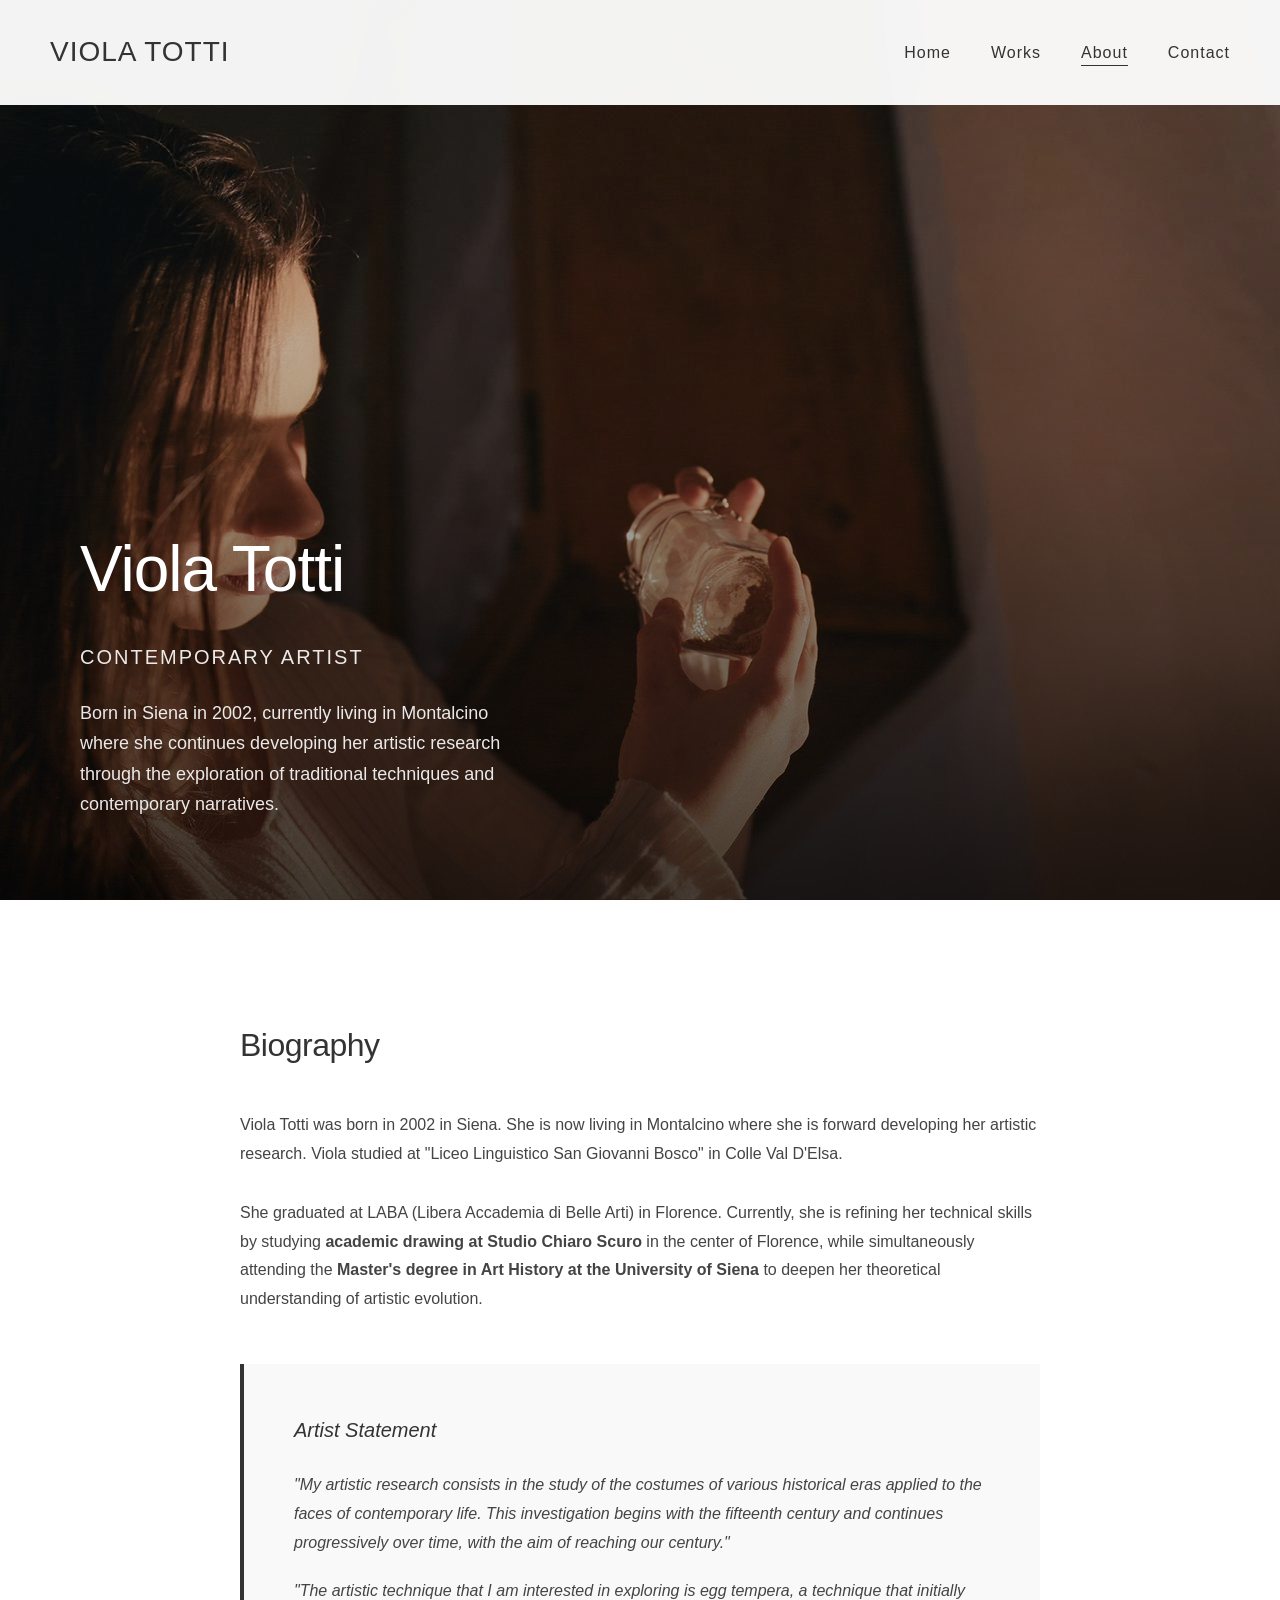
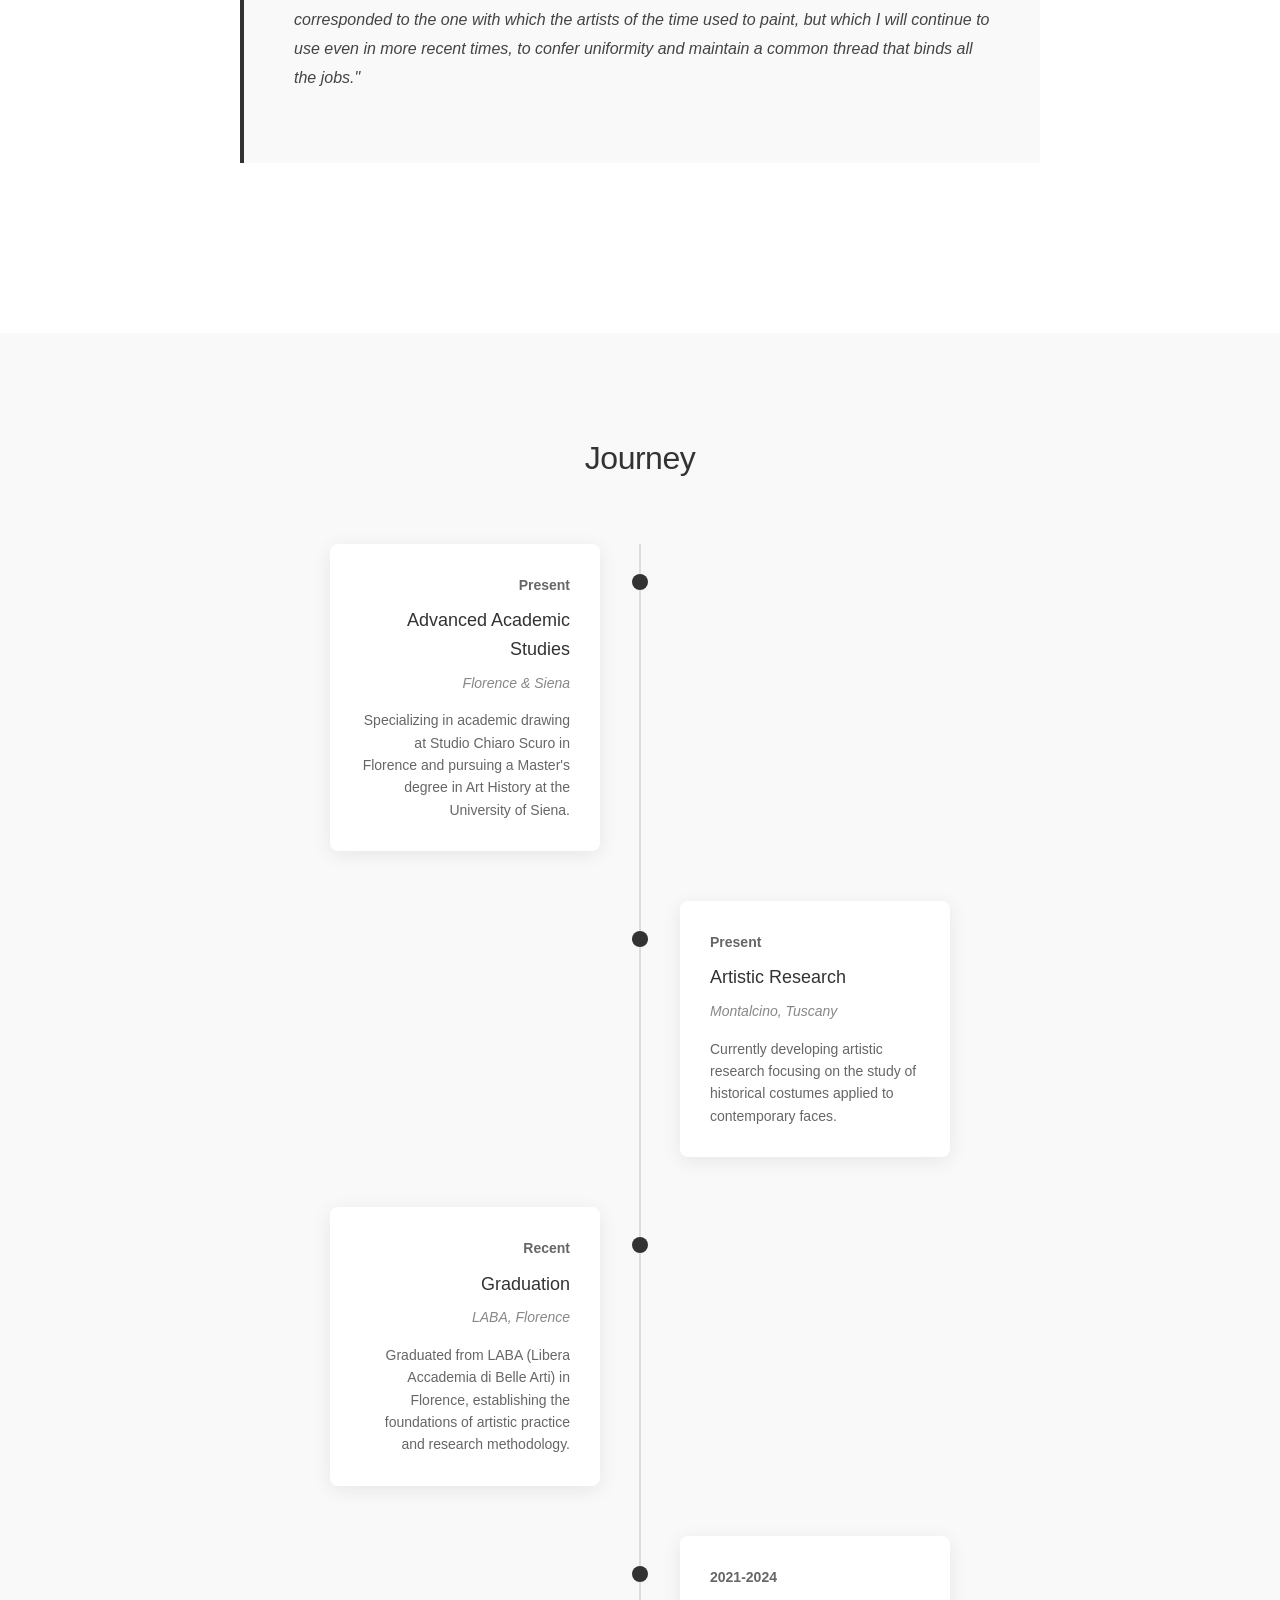
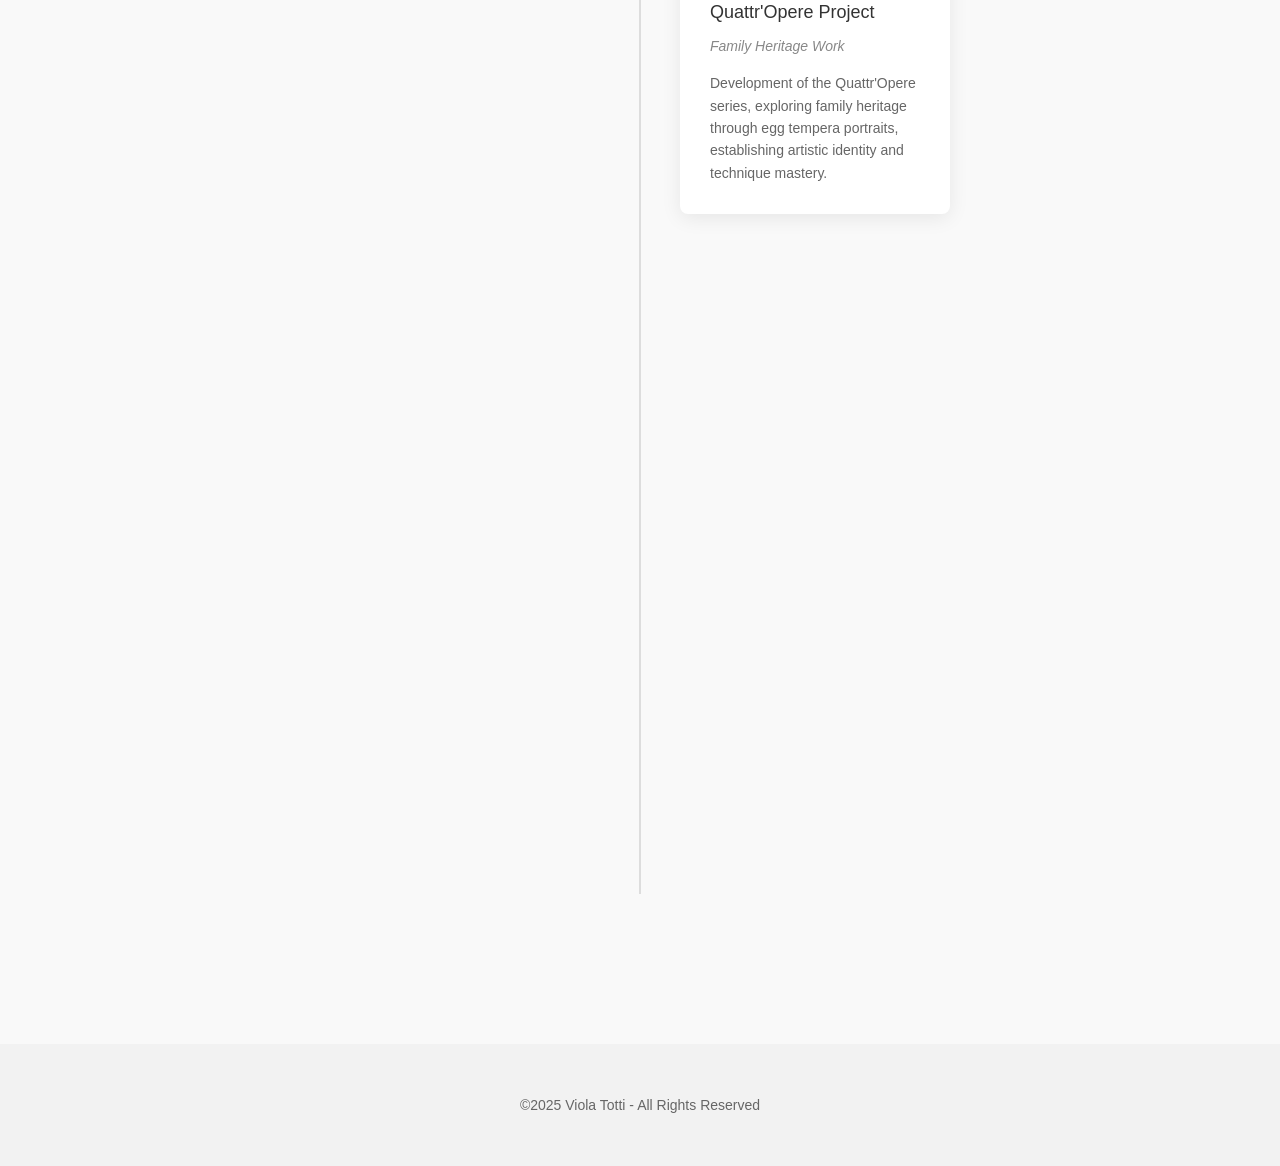
<file: about.html>
<!DOCTYPE html>
<html lang="it">
<head>
    <meta charset="UTF-8">
    <meta name="viewport" content="width=device-width, initial-scale=1.0">
    <title>Viola Totti - About</title>
    <style>
        /* Base styles */
        * {
            margin: 0;
            padding: 0;
            box-sizing: border-box;
            font-family: 'Arial', sans-serif;
        }

        body {
            background-color: #ffffff;
            color: #333;
            line-height: 1.6;
            overflow-x: hidden;
        }

        a {
            text-decoration: none;
            color: #333;
            transition: all 0.3s ease;
        }

        a:hover {
            opacity: 0.7;
        }

        /* Header styles */
        header {
            position: fixed;
            width: 100%;
            z-index: 1000;
            padding: 30px 50px;
            transition: all 0.4s ease;
            background-color: rgba(255, 255, 255, 0.95);
            backdrop-filter: blur(10px);
        }

        .header-inner {
            display: flex;
            justify-content: space-between;
            align-items: center;
        }

        .brand {
            font-size: 28px;
            font-weight: 400;
            color: #333;
            letter-spacing: 1px;
            text-transform: uppercase;
        }

        .brand-link {
            text-decoration: none;
            color: inherit;
            display: inline-block;
            transition: opacity 0.3s ease;
        }

        .brand-link:hover {
            opacity: 0.8;
            cursor: pointer;
        }

        /* Navigation styles */
        nav ul {
            display: flex;
            list-style: none;
        }

        nav ul li {
            margin-left: 40px;
        }

        nav ul li a {
            position: relative;
            font-size: 16px;
            color: #333;
            letter-spacing: 1px;
        }

        nav ul li a::after {
            content: '';
            position: absolute;
            width: 0;
            height: 1px;
            background-color: #333;
            bottom: -5px;
            left: 0;
            transition: width 0.3s ease;
        }

        nav ul li a:hover::after,
        nav ul li a.active::after {
            width: 100%;
        }

        /* Hero Section with Image */
        .hero-about {
            position: relative;
            height: 100vh;
            background-image: url('assets/images/works/artist/violatotti.jpeg');
            background-size: cover;
            background-position: center;
            display: flex;
            align-items: flex-end;
            justify-content: flex-start;
        }

        .hero-overlay {
            position: absolute;
            top: 0;
            left: 0;
            width: 100%;
            height: 100%;
            background: linear-gradient(to top, rgba(0,0,0,0.7) 0%, rgba(0,0,0,0.3) 50%, rgba(0,0,0,0.1) 100%);
        }

        .hero-content {
            position: relative;
            z-index: 2;
            max-width: 600px;
            padding: 80px;
            color: #fff;
        }

        .hero-title {
            font-size: 64px;
            font-weight: 300;
            margin-bottom: 20px;
            letter-spacing: -1px;
            color: #fff;
        }

        .hero-subtitle {
            font-size: 20px;
            color: #fff;
            margin-bottom: 25px;
            letter-spacing: 2px;
            text-transform: uppercase;
            opacity: 0.9;
        }

        .hero-description {
            font-size: 18px;
            line-height: 1.7;
            color: #fff;
            opacity: 0.9;
        }

        /* Main Content */
        .about-content {
            padding: 120px 0;
            background-color: #fff;
        }

        .container {
            max-width: 1200px;
            margin: 0 auto;
            padding: 0 50px;
        }

        .content-grid {
            display: grid;
            grid-template-columns: 1fr;
            gap: 60px;
            align-items: start;
            max-width: 800px;
            margin: 0 auto;
        }

        .bio-section h2 {
            font-size: 32px;
            font-weight: 300;
            margin-bottom: 40px;
            letter-spacing: -0.5px;
        }

        .bio-text {
            font-size: 16px;
            line-height: 1.8;
            color: #444;
            margin-bottom: 30px;
        }

        /* Artist Statement - le sue parole */
        .artist-statement {
            background-color: #f9f9f9;
            padding: 50px;
            border-left: 4px solid #333;
            margin: 50px 0;
        }

        .statement-title {
            font-size: 20px;
            font-weight: 400;
            margin-bottom: 25px;
            color: #333;
            font-style: italic;
        }

        .statement-text {
            font-size: 16px;
            line-height: 1.8;
            color: #444;
            margin-bottom: 20px;
            font-style: italic;
        }

        /* Details Section - REMOVED */

        /* Timeline Section */
        .timeline-section {
            padding: 100px 0;
            background-color: #f9f9f9;
        }

        .timeline-container {
            max-width: 800px;
            margin: 0 auto;
            padding: 0 50px;
        }

        .timeline-title {
            font-size: 32px;
            font-weight: 300;
            text-align: center;
            margin-bottom: 60px;
            letter-spacing: -0.5px;
        }

        .timeline {
            position: relative;
        }

        .timeline::before {
            content: '';
            position: absolute;
            left: 50%;
            top: 0;
            bottom: 0;
            width: 2px;
            background-color: #ddd;
            transform: translateX(-50%);
        }

        .timeline-item {
            position: relative;
            margin-bottom: 50px;
            width: 50%;
            padding: 0 40px;
        }

        .timeline-item:nth-child(odd) {
            left: 0;
            text-align: right;
        }

        .timeline-item:nth-child(even) {
            left: 50%;
            text-align: left;
        }

        .timeline-content {
            background-color: #fff;
            padding: 30px;
            border-radius: 8px;
            box-shadow: 0 4px 20px rgba(0,0,0,0.08);
            position: relative;
        }

        .timeline-item:nth-child(odd) .timeline-content::after {
            content: '';
            position: absolute;
            right: -10px;
            top: 30px;
            width: 0;
            height: 0;
            border: 10px solid transparent;
            border-left-color: #fff;
        }

        .timeline-item:nth-child(even) .timeline-content::after {
            content: '';
            position: absolute;
            left: -10px;
            top: 30px;
            width: 0;
            height: 0;
            border: 10px solid transparent;
            border-right-color: #fff;
        }

        .timeline-dot {
            position: absolute;
            width: 16px;
            height: 16px;
            background-color: #333;
            border-radius: 50%;
            top: 30px;
        }

        .timeline-item:nth-child(odd) .timeline-dot {
            right: -8px;
        }

        .timeline-item:nth-child(even) .timeline-dot {
            left: -8px;
        }

        .timeline-year {
            font-size: 14px;
            color: #666;
            font-weight: 600;
            margin-bottom: 10px;
        }

        .timeline-event {
            font-size: 18px;
            font-weight: 400;
            margin-bottom: 8px;
            color: #333;
        }

        .timeline-place {
            font-size: 14px;
            color: #888;
            margin-bottom: 15px;
            font-style: italic;
        }

        .timeline-description {
            font-size: 14px;
            line-height: 1.6;
            color: #666;
        }

        /* Footer */
        footer {
            padding: 50px;
            background-color: #f2f2f2;
            text-align: center;
            font-size: 14px;
            color: #666;
        }

        /* Hamburger menu for mobile */
        .hamburger {
            display: none;
            width: 30px;
            height: 20px;
            position: relative;
            cursor: pointer;
            z-index: 1000;
        }

        .hamburger span {
            display: block;
            position: absolute;
            height: 2px;
            width: 100%;
            background: #333;
            opacity: 1;
            left: 0;
            transform: rotate(0deg);
            transition: .25s ease-in-out;
        }

        .hamburger span:nth-child(1) {
            top: 0px;
        }

        .hamburger span:nth-child(2),
        .hamburger span:nth-child(3) {
            top: 9px;
        }

        .hamburger span:nth-child(4) {
            top: 18px;
        }

        .hamburger.active span:nth-child(1) {
            top: 9px;
            width: 0%;
            left: 50%;
        }

        .hamburger.active span:nth-child(2) {
            transform: rotate(45deg);
        }

        .hamburger.active span:nth-child(3) {
            transform: rotate(-45deg);
        }

        .hamburger.active span:nth-child(4) {
            top: 9px;
            width: 0%;
            left: 50%;
        }

        /* Responsive Design */
        @media (max-width: 1024px) {
            .hero-content {
                padding: 60px 50px;
                max-width: 550px;
            }

            .hero-title {
                font-size: 52px;
            }

            .content-grid {
                gap: 60px;
            }

            .container, .timeline-container {
                padding: 0 40px;
            }
        }

        @media (max-width: 768px) {
            header {
                padding: 20px;
            }

            .hamburger {
                display: block;
            }

            nav {
                position: fixed;
                top: 0;
                right: 0;
                width: 70%;
                height: 100vh;
                background-color: rgba(255, 255, 255, 0.95);
                display: flex;
                align-items: center;
                justify-content: center;
                transform: translateX(100%);
                transition: transform 0.3s ease;
                z-index: 999;
            }

            nav.active {
                transform: translateX(0);
            }

            nav ul {
                flex-direction: column;
                align-items: center;
            }

            nav ul li {
                margin: 20px 0;
            }

            .hero-about {
                align-items: flex-end;
                justify-content: center;
            }

            .hero-content {
                margin: 0 20px 60px;
                padding: 50px 40px;
                max-width: none;
                text-align: center;
            }

            .hero-title {
                font-size: 42px;
            }

            .hero-subtitle {
                font-size: 16px;
            }

            .hero-description {
                font-size: 16px;
            }

            .about-content {
                padding: 80px 0;
            }

            .container, .timeline-container {
                padding: 0 20px;
            }

            .content-grid {
                gap: 50px;
            }

            .artist-statement {
                padding: 30px 20px;
                margin: 40px 0;
            }

            .timeline::before {
                left: 20px;
            }

            .timeline-item {
                width: 100%;
                left: 0 !important;
                text-align: left !important;
                padding-left: 60px;
            }

            .timeline-content::after {
                display: none;
            }

            .timeline-dot {
                left: 12px !important;
                right: auto !important;
            }

            .timeline-section {
                padding: 80px 0;
            }
        }
    </style>
</head>
<body>
    <header>
        <div class="header-inner">
            <a href="index.html" class="brand-link">
                <h1 class="brand">Viola Totti</h1>
            </a>

            <div class="hamburger" onclick="toggleMenu()">
                <span></span>
                <span></span>
                <span></span>
                <span></span>
            </div>

            <nav id="mainNav">
                <ul>
                    <li><a href="index.html">Home</a></li>
                    <li><a href="works.html">Works</a></li>
                    <li><a href="about.html" class="active">About</a></li>
                    <li><a href="contact.html">Contact</a></li>
                </ul>
            </nav>
        </div>
    </header>

    <section class="hero-about">
        <div class="hero-overlay"></div>
        <div class="hero-content">
            <h1 class="hero-title">Viola Totti</h1>
            <p class="hero-subtitle">Contemporary Artist</p>
            <p class="hero-description">
                Born in Siena in 2002, currently living in Montalcino where she continues developing her artistic research through the exploration of traditional techniques and contemporary narratives.
            </p>
        </div>
    </section>

    <section class="about-content">
        <div class="container">
            <div class="content-grid">
                <div class="bio-section">
                    <h2>Biography</h2>
                    <p class="bio-text">
                        Viola Totti was born in 2002 in Siena. She is now living in Montalcino where she is forward developing her artistic research. Viola studied at "Liceo Linguistico San Giovanni Bosco" in Colle Val D'Elsa.
                    </p>
                    <p class="bio-text">
                        She graduated at LABA (Libera Accademia di Belle Arti) in Florence. Currently, she is refining her technical skills by studying <strong>academic drawing at Studio Chiaro Scuro</strong> in the center of Florence, while simultaneously attending the <strong>Master's degree in Art History at the University of Siena</strong> to deepen her theoretical understanding of artistic evolution.
                    </p>

                    <div class="artist-statement">
                        <h3 class="statement-title">Artist Statement</h3>
                        <p class="statement-text">
                            "My artistic research consists in the study of the costumes of various historical eras applied to the faces of contemporary life. This investigation begins with the fifteenth century and continues progressively over time, with the aim of reaching our century."
                        </p>
                        <p class="statement-text">
                            "The artistic technique that I am interested in exploring is egg tempera, a technique that initially corresponded to the one with which the artists of the time used to paint, but which I will continue to use even in more recent times, to confer uniformity and maintain a common thread that binds all the jobs."
                        </p>
                    </div>
                </div>
            </div>
        </div>
    </section>

    <section class="timeline-section">
        <div class="timeline-container">
            <h2 class="timeline-title">Journey</h2>
            <div class="timeline">

                <div class="timeline-item">
                    <div class="timeline-content">
                        <div class="timeline-year">Present</div>
                        <h3 class="timeline-event">Advanced Academic Studies</h3>
                        <div class="timeline-place">Florence & Siena</div>
                        <p class="timeline-description">
                            Specializing in academic drawing at Studio Chiaro Scuro in Florence and pursuing a Master's degree in Art History at the University of Siena.
                        </p>
                    </div>
                    <div class="timeline-dot"></div>
                </div>

                <div class="timeline-item">
                    <div class="timeline-content">
                        <div class="timeline-year">Present</div>
                        <h3 class="timeline-event">Artistic Research</h3>
                        <div class="timeline-place">Montalcino, Tuscany</div>
                        <p class="timeline-description">
                            Currently developing artistic research focusing on the study of historical costumes applied to contemporary faces.
                        </p>
                    </div>
                    <div class="timeline-dot"></div>
                </div>

                <div class="timeline-item">
                    <div class="timeline-content">
                        <div class="timeline-year">Recent</div>
                        <h3 class="timeline-event">Graduation</h3>
                        <div class="timeline-place">LABA, Florence</div>
                        <p class="timeline-description">
                            Graduated from LABA (Libera Accademia di Belle Arti) in Florence, establishing the foundations of artistic practice and research methodology.
                        </p>
                    </div>
                    <div class="timeline-dot"></div>
                </div>

                <div class="timeline-item">
                    <div class="timeline-content">
                        <div class="timeline-year">2021-2024</div>
                        <h3 class="timeline-event">Quattr'Opere Project</h3>
                        <div class="timeline-place">Family Heritage Work</div>
                        <p class="timeline-description">
                            Development of the Quattr'Opere series, exploring family heritage through egg tempera portraits, establishing artistic identity and technique mastery.
                        </p>
                    </div>
                    <div class="timeline-dot"></div>
                </div>

                <div class="timeline-item">
                    <div class="timeline-content">
                        <div class="timeline-year">Previous</div>
                        <h3 class="timeline-event">Linguistic Studies</h3>
                        <div class="timeline-place">Liceo Linguistico San Giovanni Bosco, Colle Val D'Elsa</div>
                        <p class="timeline-description">
                            Completed linguistic studies, acquiring cultural knowledge and international perspective that would later influence artistic vision.
                        </p>
                    </div>
                    <div class="timeline-dot"></div>
                </div>

                <div class="timeline-item">
                    <div class="timeline-content">
                        <div class="timeline-year">2002</div>
                        <h3 class="timeline-event">Born in Siena</h3>
                        <div class="timeline-place">Tuscany, Italy</div>
                        <p class="timeline-description">
                            Born in Siena, in the heart of Tuscany, a region steeped in artistic heritage that would profoundly shape future artistic development.
                        </p>
                    </div>
                    <div class="timeline-dot"></div>
                </div>
            </div>
        </div>
    </section>

    <footer>
        <p>&copy;2025 Viola Totti - All Rights Reserved</p>
    </footer>

    <script>
        // Toggle mobile menu
        function toggleMenu() {
            const nav = document.getElementById('mainNav');
            const hamburger = document.querySelector('.hamburger');

            nav.classList.toggle('active');
            hamburger.classList.toggle('active');
        }

        // Close menu when clicking outside
        document.addEventListener('click', function(event) {
            const nav = document.getElementById('mainNav');
            const hamburger = document.querySelector('.hamburger');

            if (nav.classList.contains('active') &&
                !nav.contains(event.target) &&
                !hamburger.contains(event.target)) {
                nav.classList.remove('active');
                hamburger.classList.remove('active');
            }
        });

        // Animate timeline items on scroll
        document.addEventListener('DOMContentLoaded', function() {
            const timelineItems = document.querySelectorAll('.timeline-item');

            function checkScroll() {
                timelineItems.forEach((item, index) => {
                    const itemPosition = item.getBoundingClientRect().top;
                    const screenPosition = window.innerHeight / 1.3;

                    if (itemPosition < screenPosition) {
                        setTimeout(() => {
                            item.style.opacity = 1;
                            item.style.transform = 'translateY(0)';
                        }, index * 100);
                    }
                });
            }

            // Set initial state for timeline items
            timelineItems.forEach(item => {
                item.style.opacity = 0;
                item.style.transform = 'translateY(30px)';
                item.style.transition = 'all 0.6s ease';
            });

            // Check scroll position on load and scroll
            window.addEventListener('scroll', checkScroll);
            checkScroll();
        });
    </script>
</body>
</html>
</file>
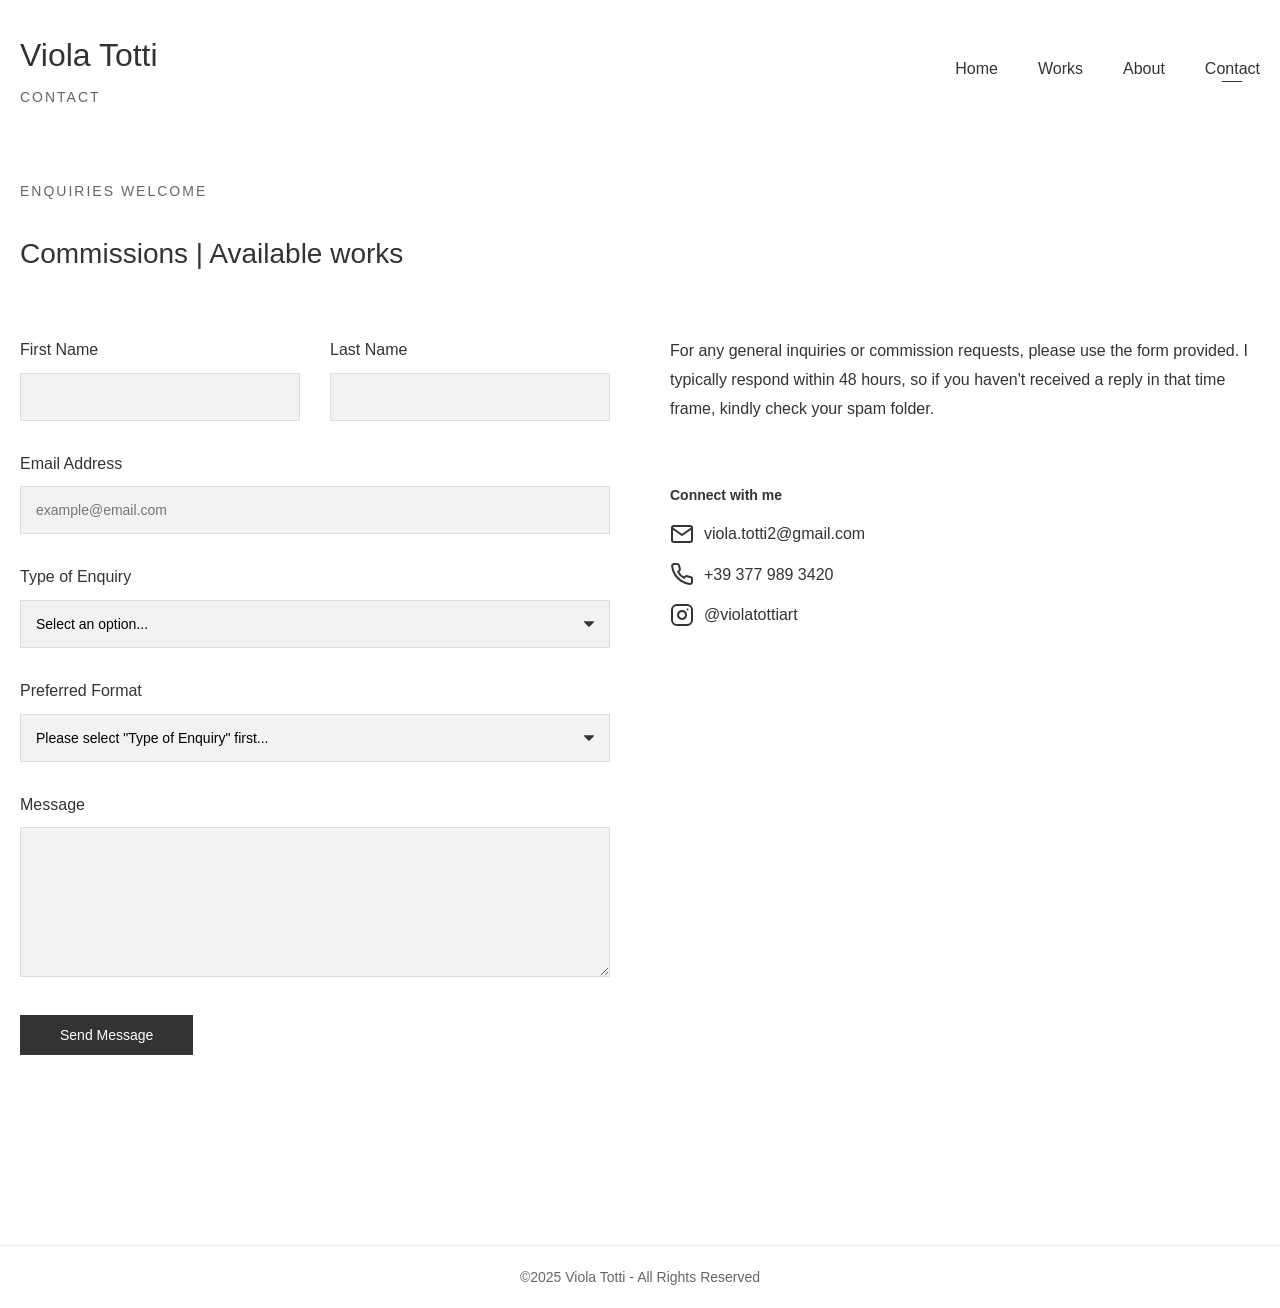
<file: contact.html>
<!DOCTYPE html>
<html lang="it">
<head>
    <meta charset="UTF-8">
    <meta name="viewport" content="width=device-width, initial-scale=1.0">
    <title>Viola Totti - Contact</title>
    <style>
        /* Base styles */
        * { margin: 0; padding: 0; box-sizing: border-box; font-family: 'Arial', sans-serif; }
        body { background-color: #ffffff; color: #333; line-height: 1.6; }
        a { text-decoration: none; color: #333; transition: all 0.3s ease; }
        a:hover { opacity: 0.7; }
        .container { width: 100%; max-width: 1400px; margin: 0 auto; padding: 0 20px; }

        /* Header styles */
        header { padding: 30px 0; position: fixed; width: 100%; top: 0; left: 0; background-color: rgba(255, 255, 255, 0.95); z-index: 1000; }
        .header-inner { display: flex; justify-content: space-between; align-items: center; max-width: 1400px; margin: 0 auto; padding: 0 20px; }
        .brand-link { text-decoration: none; color: inherit; display: inline-block; }
        .brand { font-size: 32px; font-weight: 400; color: #333; }
        .sub-title { font-size: 14px; text-transform: uppercase; letter-spacing: 2px; color: #666; margin-top: 5px; }

        /* Navigation styles */
        nav { display: flex; justify-content: flex-end; }
        nav ul { display: flex; list-style: none; }
        nav ul li { margin-left: 40px; }
        nav ul li a { position: relative; font-size: 16px; }
        nav ul li a:after { content: ''; position: absolute; width: 0; height: 1px; background-color: #333; bottom: -5px; left: 50%; transform: translateX(-50%); transition: width 0.3s ease; }
        nav ul li a.active:after, nav ul li a:hover:after { width: 20px; }

        /* Contact Page Styles */
        .contact-section { padding: 180px 0 80px; }
        .page-title { font-size: 14px; text-transform: uppercase; letter-spacing: 2px; color: #666; margin-bottom: 30px; }
        .contact-title { font-size: 28px; font-weight: 400; margin-bottom: 60px; }
        .contact-layout { display: flex; flex-direction: row; margin-top: 50px; }
        .contact-form { width: 50%; padding-right: 30px; }
        .contact-info { width: 50%; padding-left: 30px; }

        .form-group { margin-bottom: 30px; }
        .form-label { display: block; margin-bottom: 10px; font-size: 16px; }

        /* Updated Styles for Select and Inputs */
        .form-input, .form-textarea, select.form-input {
            width: 100%;
            padding: 15px;
            border: 1px solid #ddd;
            background-color: #f2f2f2;
            font-size: 14px;
            border-radius: 0;
            -webkit-appearance: none;
            appearance: none;
        }

        select.form-input {
            background-image: url("data:image/svg+xml;charset=US-ASCII,%3Csvg%20xmlns%3D%22http%3A%2F%2Fwww.w3.org%2F2000%2Fsvg%22%20width%3D%22292.4%22%20height%3D%22292.4%22%3E%3Cpath%20fill%3D%22%23333%22%20d%3D%22M287%2069.4a17.6%2017.6%200%200%200-13-5.4H18.4c-5%200-9.3%201.8-12.9%205.4A17.6%2017.6%200%200%200%200%2082.2c0%205%201.8%209.3%205.4%2012.9l128%20127.9c3.6%203.6%207.8%205.4%2012.8%205.4s9.2-1.8%2012.8-5.4L287%2095c3.5-3.5%205.4-7.8%205.4-12.8%200-5-1.9-9.2-5.5-12.8z%22%2F%3E%3C%2Fsvg%3E");
            background-repeat: no-repeat;
            background-position: right 15px top 50%;
            background-size: 10px auto;
            cursor: pointer;
        }

        .form-input:focus, .form-textarea:focus { outline: none; border-color: #aaa; }
        .form-textarea { min-height: 150px; resize: vertical; }

        .form-row { display: flex; gap: 30px; }
        .form-row .form-group { flex: 1; }

        .submit-btn { padding: 12px 40px; background-color: #333; color: white; border: none; font-size: 14px; cursor: pointer; transition: background-color 0.3s ease; }
        .submit-btn:hover { background-color: #555; }

        .info-text { margin-bottom: 40px; line-height: 1.8; }
        .social-links { margin-top: 60px; }
        .social-title { font-size: 14px; margin-bottom: 15px; }
        .social-link { display: flex; align-items: center; margin-top: 15px; }
        .social-icon { margin-right: 10px; width: 24px; height: 24px; }

        /* Validation */
        .form-input.invalid, .form-textarea.invalid { border-color: #ff6b6b; }
        .error-message { color: #ff6b6b; font-size: 12px; margin-top: 5px; display: none; }

        /* Footer styles */
        footer { padding: 20px 0; text-align: center; font-size: 14px; color: #666; border-top: 1px solid #eee; margin-top: 80px; }

        /* Mobile */
        .hamburger { display: none; width: 30px; height: 20px; position: relative; cursor: pointer; z-index: 1000; }
        .hamburger span { display: block; position: absolute; height: 2px; width: 100%; background: #333; opacity: 1; left: 0; transform: rotate(0deg); transition: .25s ease-in-out; }
        .hamburger span:nth-child(1) { top: 0px; } .hamburger span:nth-child(2), .hamburger span:nth-child(3) { top: 9px; } .hamburger span:nth-child(4) { top: 18px; }
        .hamburger.active span:nth-child(1) { top: 9px; width: 0%; left: 50%; } .hamburger.active span:nth-child(2) { transform: rotate(45deg); } .hamburger.active span:nth-child(3) { transform: rotate(-45deg); } .hamburger.active span:nth-child(4) { top: 9px; width: 0%; left: 50%; }

        @media (max-width: 768px) {
            .hamburger { display: block; position: absolute; top: 35px; right: 20px; }
            nav { position: fixed; top: 0; right: 0; width: 70%; height: 100vh; background-color: rgba(255, 255, 255, 0.95); display: flex; align-items: center; justify-content: center; transform: translateX(100%); transition: transform 0.3s ease; z-index: 999; }
            nav.active { transform: translateX(0); }
            nav ul { flex-direction: column; align-items: center; width: 100%; }
            nav ul li { margin: 20px 0; width: 100%; text-align: center; }
            .contact-layout { flex-direction: column; }
            .contact-form, .contact-info { width: 100%; padding: 0; }
            .contact-info { margin-top: 60px; }
            .form-row { flex-direction: column; gap: 0; }
        }
    </style>
</head>
<body>
    <header>
        <div class="header-inner">
            <a href="index.html" class="brand-link">
                <h1 class="brand">Viola Totti</h1>
                <div class="sub-title">CONTACT</div>
            </a>
            <div class="hamburger" onclick="toggleMenu()"><span></span><span></span><span></span><span></span></div>
            <nav id="mainNav">
                <ul>
                    <li><a href="index.html">Home</a></li>
                    <li><a href="works.html">Works</a></li>
                    <li><a href="about.html">About</a></li>
                    <li><a href="contact.html" class="active">Contact</a></li>
                </ul>
            </nav>
        </div>
    </header>

    <main>
        <section class="contact-section">
            <div class="container">
                <div class="page-title">ENQUIRIES WELCOME</div>
                <h1 class="contact-title">Commissions | Available works</h1>

                <div class="contact-layout">
                    <div class="contact-form">
                        <form id="contactForm" method="POST" action="https://formsubmit.co/viola.totti2@gmail.com">

                            <input type="hidden" name="_subject" value="New contact from Website">
                            <input type="hidden" name="_captcha" value="false">
                            <input type="hidden" name="_template" value="table">
                            <input type="hidden" name="_next" value="http://violatotti.com/thanks.html">

                            <div class="form-row">
                                <div class="form-group">
                                    <label for="firstName" class="form-label">First Name</label>
                                    <input type="text" id="firstName" name="firstName" class="form-input" required>
                                    <div class="error-message">Please enter your first name</div>
                                </div>
                                <div class="form-group">
                                    <label for="lastName" class="form-label">Last Name</label>
                                    <input type="text" id="lastName" name="lastName" class="form-input" required>
                                    <div class="error-message">Please enter your last name</div>
                                </div>
                            </div>

                            <div class="form-group">
                                <label for="email" class="form-label">Email Address</label>
                                <input type="email" id="email" name="email" class="form-input" placeholder="example@email.com" required>
                                <div class="error-message">Please enter a valid email address</div>
                            </div>

                            <div class="form-group">
                                <label for="subject" class="form-label">Type of Enquiry</label>
                                <select id="subject" name="subject" class="form-input" required>
                                    <option value="" disabled selected>Select an option...</option>
                                    <option value="abstract">Artist-Conceived Commission – Abstract Art</option>
                                    <option value="visual_ref">Commission with Visual Reference (Portrait, Landscape)</option>
                                    <option value="life_portrait">Portrait from Life</option>
                                    <option value="available_works">Information on Available Works</option>
                                    <option value="general">General Inquiry / Other</option>
                                </select>
                                <div class="error-message">Please select an enquiry type</div>
                            </div>

                            <div class="form-group">
                                <label for="size" class="form-label">Preferred Format</label>
                                <select id="size" name="size" class="form-input">
                                    <option value="" selected>Please select "Type of Enquiry" first...</option>
                                </select>
                            </div>

                            <div class="form-group">
                                <label for="message" class="form-label">Message</label>
                                <textarea id="message" name="message" class="form-textarea" required></textarea>
                                <div class="error-message">Please enter your message</div>
                            </div>

                            <div class="form-group">
                                <button type="submit" class="submit-btn">Send Message</button>
                            </div>
                        </form>
                    </div>

                    <div class="contact-info">
                        <p class="info-text">
                            For any general inquiries or commission requests, please use the form provided. I typically respond within 48 hours, so if you haven't received a reply in that time frame, kindly check your spam folder.
                        </p>
                        <div class="social-links">
                            <h3 class="social-title">Connect with me</h3>

                            <a href="mailto:viola.totti2@gmail.com" class="social-link">
                                <svg class="social-icon" xmlns="http://www.w3.org/2000/svg" viewBox="0 0 24 24" fill="none" stroke="currentColor" stroke-width="2" stroke-linecap="round" stroke-linejoin="round"><path d="M4 4h16c1.1 0 2 .9 2 2v12c0 1.1-.9 2-2 2H4c-1.1 0-2-.9-2-2V6c0-1.1.9-2 2-2z"></path><polyline points="22,6 12,13 2,6"></polyline></svg>
                                viola.totti2@gmail.com
                            </a>

                            <a href="tel:+393779893420" class="social-link">
                                <svg class="social-icon" xmlns="http://www.w3.org/2000/svg" viewBox="0 0 24 24" fill="none" stroke="currentColor" stroke-width="2" stroke-linecap="round" stroke-linejoin="round">
                                    <path d="M22 16.92v3a2 2 0 0 1-2.18 2 19.79 19.79 0 0 1-8.63-3.07 19.5 19.5 0 0 1-6-6 19.79 19.79 0 0 1-3.07-8.67A2 2 0 0 1 4.11 2h3a2 2 0 0 1 2 1.72 12.84 12.84 0 0 0 .7 2.81 2 2 0 0 1-.45 2.11L8.09 9.91a16 16 0 0 0 6 6l1.27-1.27a2 2 0 0 1 2.11-.45 12.84 12.84 0 0 0 2.81.7A2 2 0 0 1 22 16.92z"></path>
                                </svg>
                                +39 377 989 3420
                            </a>

                            <a href="https://www.instagram.com/violatottiart" target="_blank" class="social-link">
                                <svg class="social-icon" xmlns="http://www.w3.org/2000/svg" viewBox="0 0 24 24" fill="none" stroke="currentColor" stroke-width="2" stroke-linecap="round" stroke-linejoin="round"><rect x="2" y="2" width="20" height="20" rx="5" ry="5"></rect><path d="M16 11.37A4 4 0 1 1 12.63 8 4 4 0 0 1 16 11.37z"></path><line x1="17.5" y1="6.5" x2="17.51" y2="6.5"></line></svg>
                                @violatottiart
                            </a>
                        </div>
                    </div>
                </div>
            </div>
        </section>
    </main>

    <footer><p>&copy;2025 Viola Totti - All Rights Reserved</p></footer>

    <script>
        // Menu Toggle
        function toggleMenu() {
            const nav = document.getElementById('mainNav');
            const hamburger = document.querySelector('.hamburger');
            nav.classList.toggle('active'); hamburger.classList.toggle('active');
        }
        document.addEventListener('click', function(event) {
            const nav = document.getElementById('mainNav');
            const hamburger = document.querySelector('.hamburger');
            if (nav.classList.contains('active') && !nav.contains(event.target) && !hamburger.contains(event.target)) {
                nav.classList.remove('active'); hamburger.classList.remove('active');
            }
        });

        // --- GESTIONE DINAMICA SENZA PREZZI ---
        document.addEventListener('DOMContentLoaded', function() {
            const subjectSelect = document.getElementById('subject');
            const sizeSelect = document.getElementById('size');

            // Listino formati (SENZA EURO)
            const priceOptions = {
                // Astratto
                'abstract': [
                    { value: '', text: 'Select a size...' },
                    { value: 'Small Format', text: 'Small Format (18×25 – 20×30 cm)' },
                    { value: 'Medium Format', text: 'Medium Format (30×40 – 60×80 cm)' },
                    { value: 'Large Format', text: 'Large Format (80×100 – 100×200 cm)' },
                    { value: 'Custom', text: 'Other / Custom Size' }
                ],
                // Riferimento Visivo (Stessi formati, ma serve duplicare se vuoi testi diversi in futuro)
                'visual_ref': [
                    { value: '', text: 'Select a size...' },
                    { value: 'Small Format', text: 'Small Format (18×25 – 20×30 cm)' },
                    { value: 'Medium Format', text: 'Medium Format (30×40 – 60×80 cm)' },
                    { value: 'Large Format', text: 'Large Format (80×100 – 100×200 cm)' },
                    { value: 'Custom', text: 'Other / Custom Size' }
                ],
                // Ritratto dal vero (Solo standard)
                'life_portrait': [
                    { value: '', text: 'Select a format...' },
                    { value: 'Standard Life Portrait', text: 'Standard Format (18×25 cm)' },
                    { value: 'Custom Request', text: 'Other Format / Extended Session (On Request)' }
                ],
                // Default
                'default': [
                    { value: 'N/A', text: 'Not Applicable' }
                ]
            };

            // Ascolta il cambiamento del menu
            subjectSelect.addEventListener('change', function() {
                const selectedType = this.value;
                let options = [];

                if (priceOptions[selectedType]) {
                    options = priceOptions[selectedType];
                    sizeSelect.disabled = false;
                } else if (selectedType === 'available_works' || selectedType === 'general') {
                    options = priceOptions['default'];
                    sizeSelect.disabled = true;
                } else {
                    options = [{ value: '', text: 'Please select "Type of Enquiry" first...' }];
                    sizeSelect.disabled = true;
                }

                // Svuota e ripopola
                sizeSelect.innerHTML = '';
                options.forEach(function(opt) {
                    const el = document.createElement('option');
                    el.value = opt.value;
                    el.textContent = opt.text;
                    sizeSelect.appendChild(el);
                });
            });

            // Validazione
            const contactForm = document.getElementById('contactForm');
            if (contactForm) {
                contactForm.addEventListener('submit', function(e) {
                    let isValid = true;
                    const inputs = contactForm.querySelectorAll('.form-input[required], .form-textarea[required]');

                    inputs.forEach(input => {
                        if (!input.value.trim()) {
                            input.classList.add('invalid');
                            const errorMsg = input.parentNode.querySelector('.error-message');
                            if(errorMsg) errorMsg.style.display = 'block';
                            isValid = false;
                        } else {
                            input.classList.remove('invalid');
                            const errorMsg = input.parentNode.querySelector('.error-message');
                            if(errorMsg) errorMsg.style.display = 'none';
                        }
                    });

                    if (!isValid) { e.preventDefault(); }
                });

                contactForm.querySelectorAll('.form-input, .form-textarea').forEach(input => {
                    input.addEventListener('input', function() {
                        this.classList.remove('invalid');
                        const errorMsg = this.parentNode.querySelector('.error-message');
                        if(errorMsg) errorMsg.style.display = 'none';
                    });
                });
            }
        });
    </script>
</body>
</html>
</file>
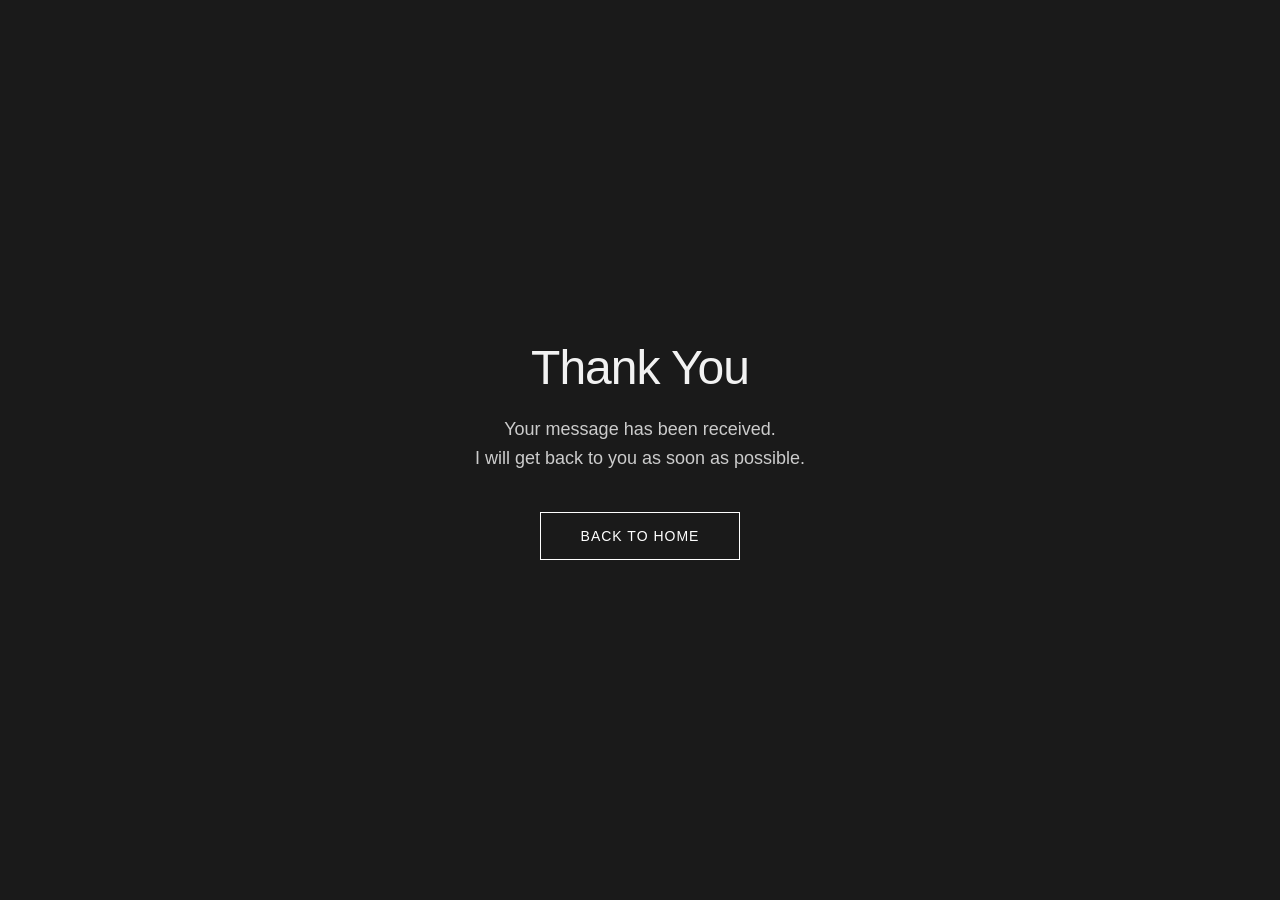
<file: thanks.html>
<!DOCTYPE html>
<html lang="it">
<head>
    <meta charset="UTF-8">
    <meta name="viewport" content="width=device-width, initial-scale=1.0">
    <title>Viola Totti - Thank You</title>
    <style>
        /* Minimalist Dark Theme */
        * { margin: 0; padding: 0; box-sizing: border-box; font-family: 'Arial', sans-serif; }

        body {
            background-color: #1a1a1a; /* Sfondo scuro elegante */
            color: #f2f2f2; /* Testo chiaro */
            height: 100vh;
            display: flex;
            align-items: center;
            justify-content: center;
            text-align: center;
            flex-direction: column;
            padding: 20px;
        }

        .thank-you-container {
            max-width: 600px;
            animation: fadeIn 1s ease-in-out;
        }

        h1 {
            font-size: 48px;
            font-weight: 300;
            margin-bottom: 20px;
            letter-spacing: -1px;
        }

        p {
            font-size: 18px;
            line-height: 1.6;
            color: #ccc;
            margin-bottom: 40px;
            font-weight: 300;
        }

        .btn-home {
            display: inline-block;
            padding: 15px 40px;
            border: 1px solid #fff;
            color: #fff;
            text-decoration: none;
            font-size: 14px;
            letter-spacing: 1px;
            text-transform: uppercase;
            transition: all 0.3s ease;
        }

        .btn-home:hover {
            background-color: #fff;
            color: #1a1a1a;
            transform: translateY(-3px);
            box-shadow: 0 5px 15px rgba(255,255,255,0.1);
        }

        /* Subtle Fade In Animation */
        @keyframes fadeIn {
            from { opacity: 0; transform: translateY(20px); }
            to { opacity: 1; transform: translateY(0); }
        }

        @media (max-width: 768px) {
            h1 { font-size: 36px; }
            p { font-size: 16px; }
        }
    </style>
</head>
<body>

    <div class="thank-you-container">
        <h1>Thank You</h1>
        <p>Your message has been received.<br>I will get back to you as soon as possible.</p>
        <a href="index.html" class="btn-home">Back to Home</a>
    </div>

</body>
</html>
</file>
